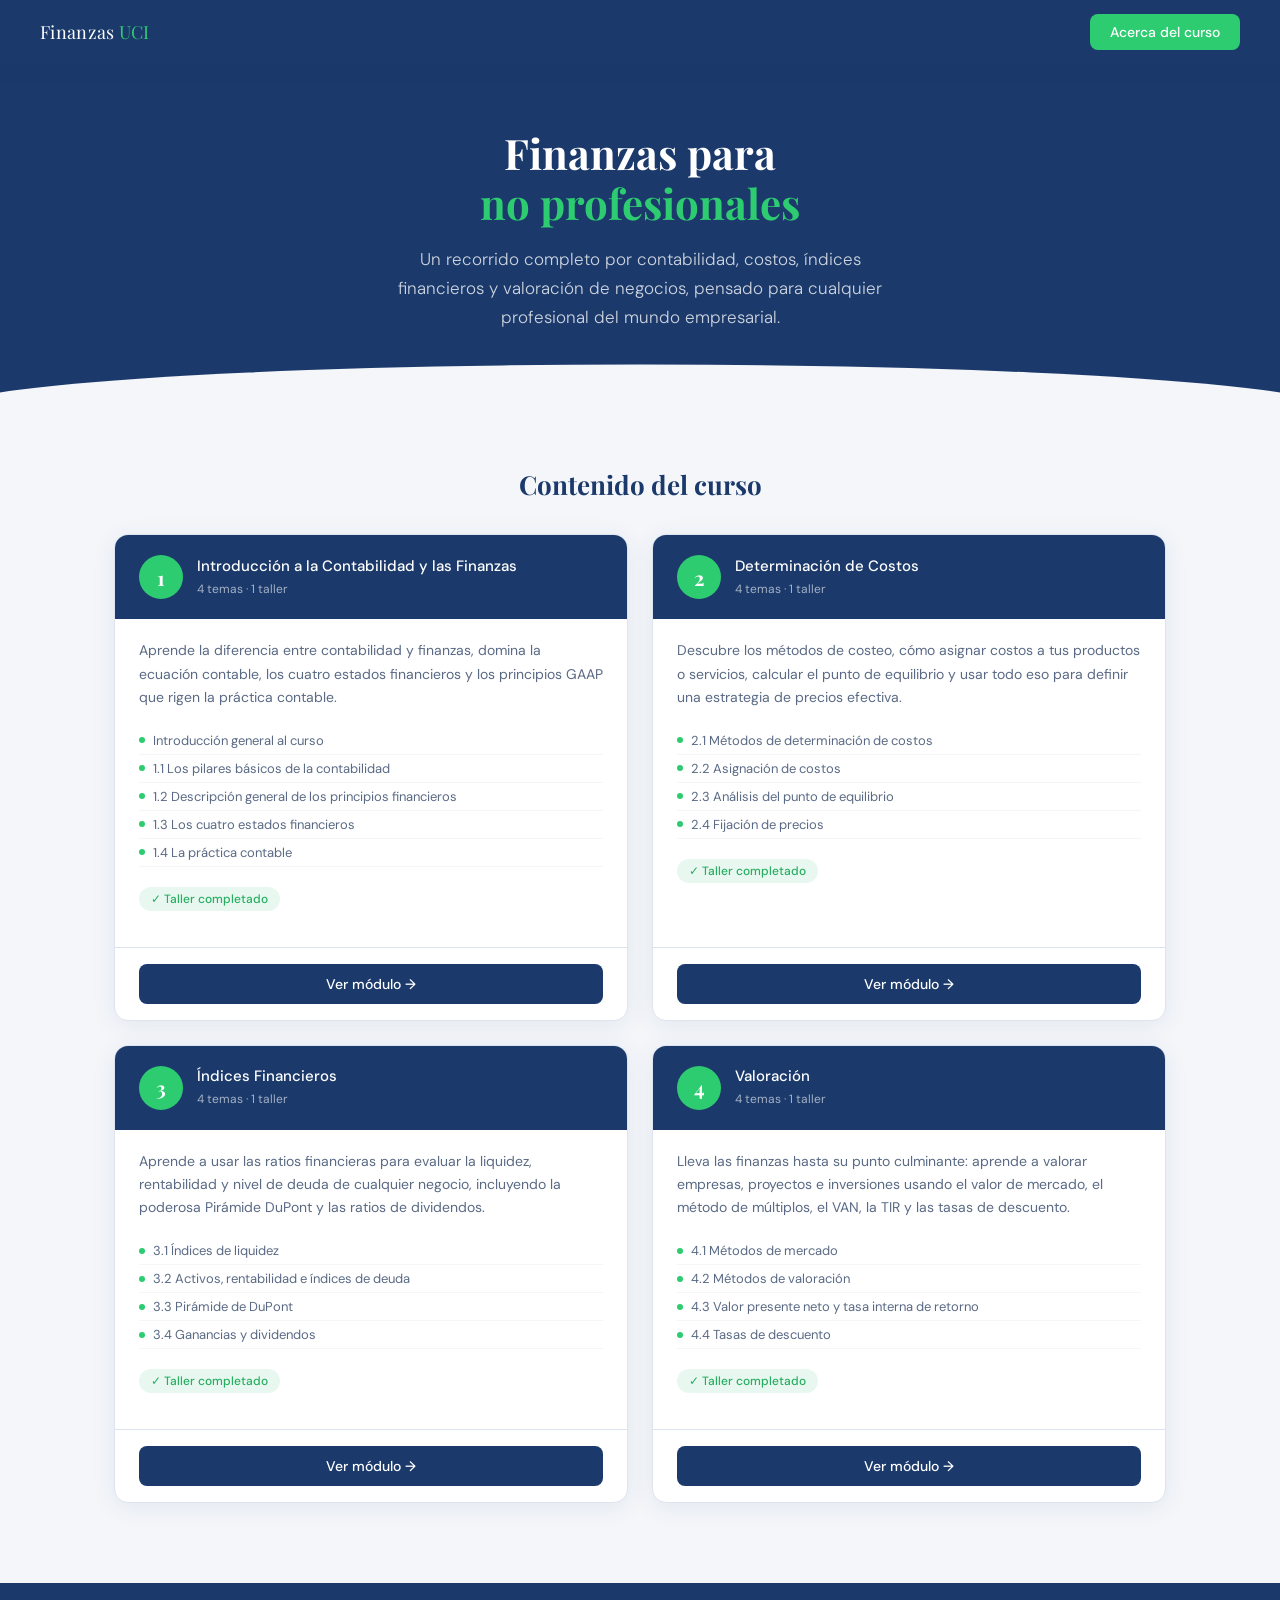
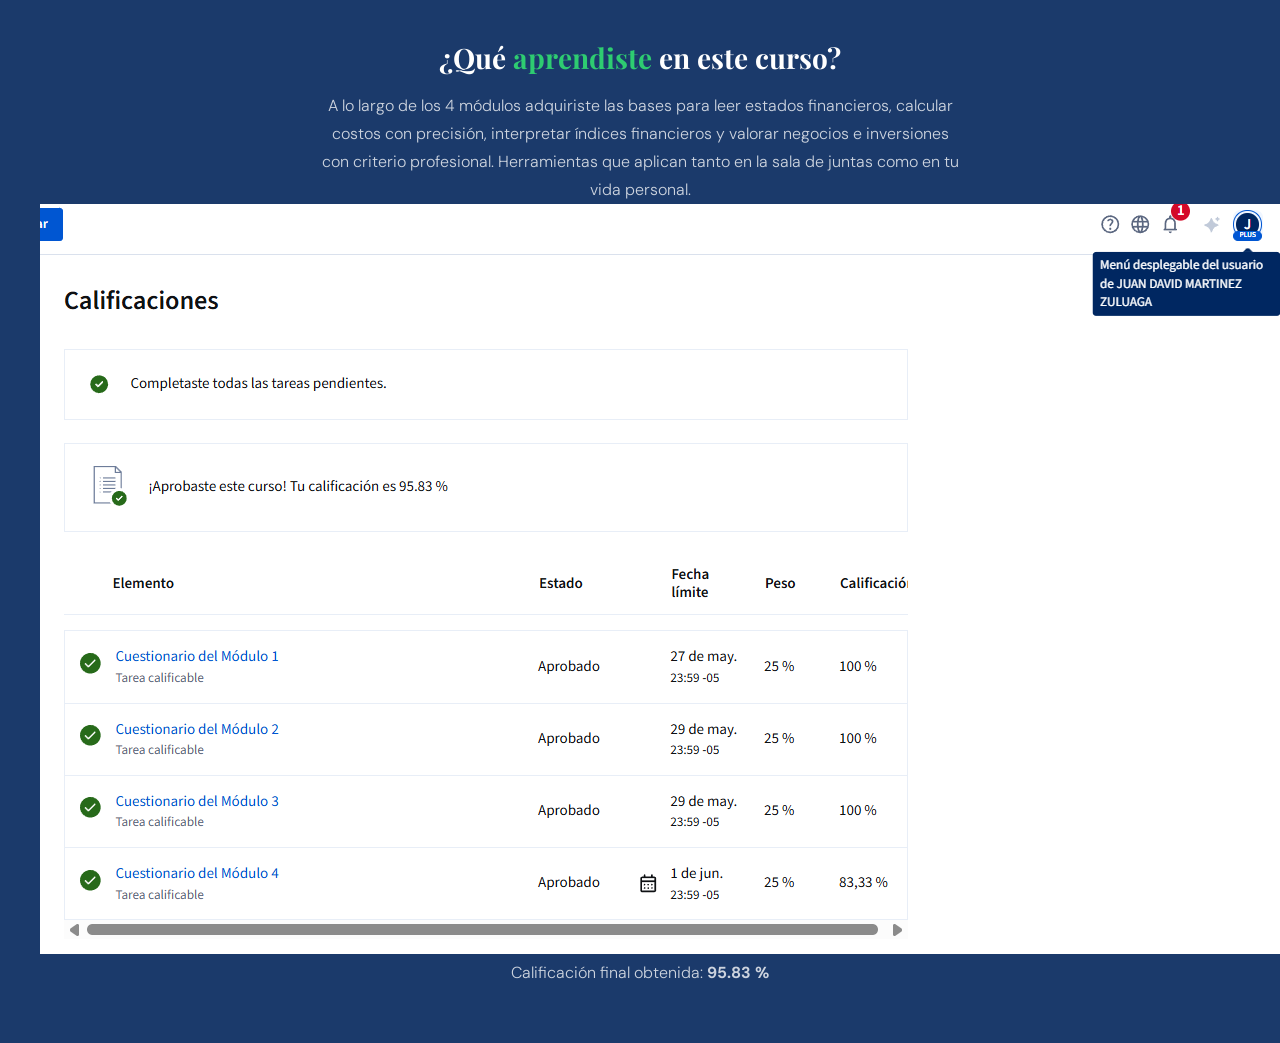
<file: index.html>
<!DOCTYPE html>
<html lang="es">

<head>
  <meta charset="UTF-8" />
  <meta name="viewport" content="width=device-width, initial-scale=1.0" />
  <title>Finanzas para no profesionales</title>
  <link rel="stylesheet" href="css/styles.css" />
</head>

<body>

  <nav>
    <a href="index.html" class="nav-logo">Finanzas <span>UCI</span></a>
    <a href="pages/acerca.html" class="btn-acerca">Acerca del curso</a>
  </nav>

  <section class="hero">
    <h1>Finanzas para<br><span>no profesionales</span></h1>
    <p>Un recorrido completo por contabilidad, costos, índices financieros y valoración de negocios, pensado para
      cualquier profesional del mundo empresarial.</p>
  </section>

  <section class="modulos-section">
    <h2 class="section-title">Contenido del curso</h2>
    <div class="modulos-grid">

      <!-- MÓDULO 1 -->
      <div class="modulo-card">
        <div class="card-header">
          <div class="card-numero">1</div>
          <div class="card-header-text">
            <h3>Introducción a la Contabilidad y las Finanzas</h3>
            <span>4 temas · 1 taller</span>
          </div>
        </div>
        <div class="card-body">
          <p class="card-desc">Aprende la diferencia entre contabilidad y finanzas, domina la ecuación contable, los
            cuatro estados financieros y los principios GAAP que rigen la práctica contable.</p>
          <ul class="temas-list">
            <li>Introducción general al curso</li>
            <li>1.1 Los pilares básicos de la contabilidad</li>
            <li>1.2 Descripción general de los principios financieros</li>
            <li>1.3 Los cuatro estados financieros</li>
            <li>1.4 La práctica contable</li>
          </ul>
          <span class="taller-badge">✓ Taller completado</span>
        </div>
        <div class="card-footer">
          <a href="pages/modulo1.html" class="btn-modulo">Ver módulo →</a>
        </div>
      </div>

      <!-- MÓDULO 2 -->
      <div class="modulo-card">
        <div class="card-header">
          <div class="card-numero">2</div>
          <div class="card-header-text">
            <h3>Determinación de Costos</h3>
            <span>4 temas · 1 taller</span>
          </div>
        </div>
        <div class="card-body">
          <p class="card-desc">Descubre los métodos de costeo, cómo asignar costos a tus productos o servicios, calcular
            el punto de equilibrio y usar todo eso para definir una estrategia de precios efectiva.</p>
          <ul class="temas-list">
            <li>2.1 Métodos de determinación de costos</li>
            <li>2.2 Asignación de costos</li>
            <li>2.3 Análisis del punto de equilibrio</li>
            <li>2.4 Fijación de precios</li>
          </ul>
          <span class="taller-badge">✓ Taller completado</span>
        </div>
        <div class="card-footer">
          <a href="pages/modulo2.html" class="btn-modulo">Ver módulo →</a>
        </div>
      </div>

      <!-- MÓDULO 3 -->
      <div class="modulo-card">
        <div class="card-header">
          <div class="card-numero">3</div>
          <div class="card-header-text">
            <h3>Índices Financieros</h3>
            <span>4 temas · 1 taller</span>
          </div>
        </div>
        <div class="card-body">
          <p class="card-desc">Aprende a usar las ratios financieras para evaluar la liquidez, rentabilidad y nivel de
            deuda de cualquier negocio, incluyendo la poderosa Pirámide DuPont y las ratios de dividendos.</p>
          <ul class="temas-list">
            <li>3.1 Índices de liquidez</li>
            <li>3.2 Activos, rentabilidad e índices de deuda</li>
            <li>3.3 Pirámide de DuPont</li>
            <li>3.4 Ganancias y dividendos</li>
          </ul>
          <span class="taller-badge">✓ Taller completado</span>
        </div>
        <div class="card-footer">
          <a href="pages/modulo3.html" class="btn-modulo">Ver módulo →</a>
        </div>
      </div>

      <!-- MÓDULO 4 -->
      <div class="modulo-card">
        <div class="card-header">
          <div class="card-numero">4</div>
          <div class="card-header-text">
            <h3>Valoración</h3>
            <span>4 temas · 1 taller</span>
          </div>
        </div>
        <div class="card-body">
          <p class="card-desc">Lleva las finanzas hasta su punto culminante: aprende a valorar empresas, proyectos e
            inversiones usando el valor de mercado, el método de múltiplos, el VAN, la TIR y las tasas de descuento.</p>
          <ul class="temas-list">
            <li>4.1 Métodos de mercado</li>
            <li>4.2 Métodos de valoración</li>
            <li>4.3 Valor presente neto y tasa interna de retorno</li>
            <li>4.4 Tasas de descuento</li>
          </ul>
          <span class="taller-badge">✓ Taller completado</span>
        </div>
        <div class="card-footer">
          <a href="pages/modulo4.html" class="btn-modulo">Ver módulo →</a>
        </div>
      </div>

    </div>
  </section>

  <section class="resumen-section">
    <h2>¿Qué <span>aprendiste</span> en este curso?</h2>
    <p>A lo largo de los 4 módulos adquiriste las bases para leer estados financieros, calcular costos con precisión,
      interpretar índices financieros y valorar negocios e inversiones con criterio profesional. Herramientas que
      aplican tanto en la sala de juntas como en tu vida personal.</p>

    <!-- AGREGA ESTO -->
    <div class="calificacion-evidencia">
      <img src="recursos/Captura de pantalla 2026-05-31 021728.png" alt="Calificaciones del curso - Juan David Martínez Zuluaga" />
      <p>Calificación final obtenida: <strong>95.83 %</strong></p>
    </div>
  </section>

  </section>

  <script src="js/main.js"></script>
</body>

</html>
</file>
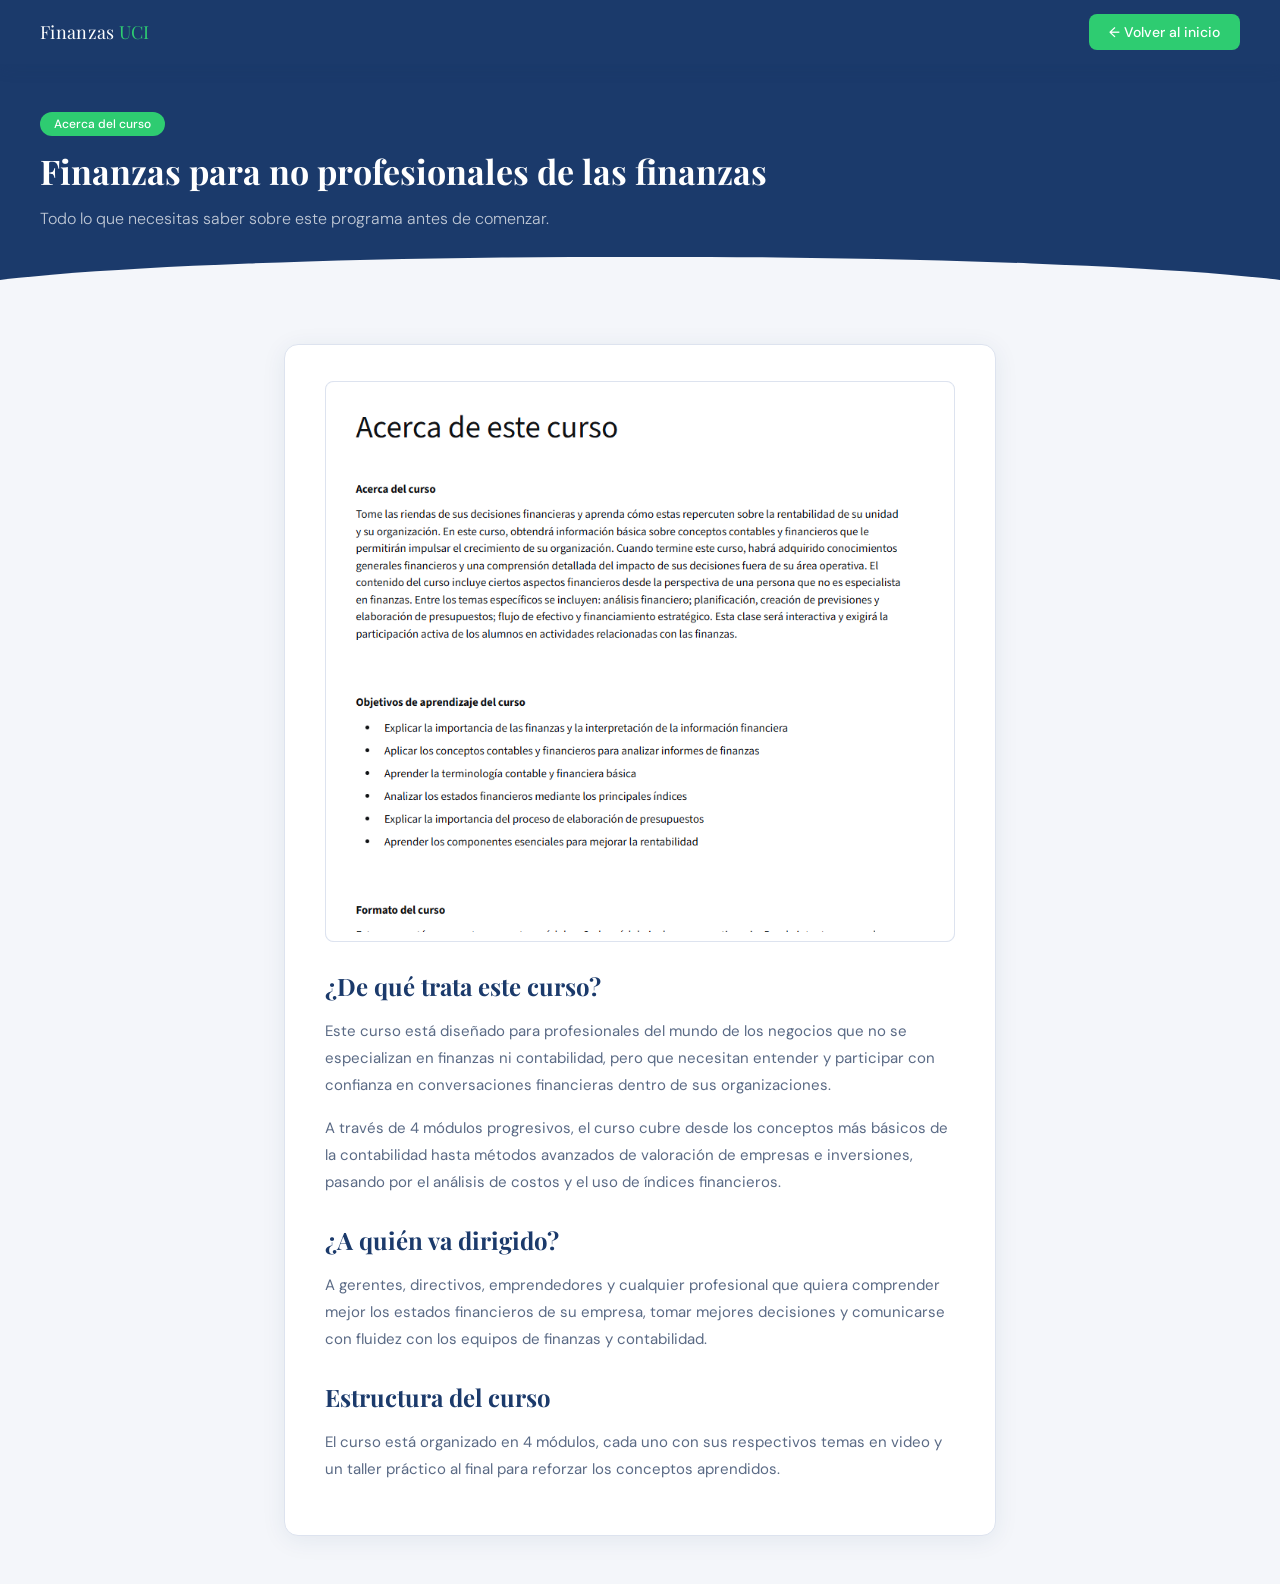
<file: pages/acerca.html>
<!DOCTYPE html>
<html lang="es">
<head>
  <meta charset="UTF-8" />
  <meta name="viewport" content="width=device-width, initial-scale=1.0" />
  <title>Acerca del curso · Finanzas UCI</title>
  <link rel="stylesheet" href="../css/styles.css" />
</head>
<body>

  <nav>
    <a href="../index.html" class="nav-logo">Finanzas <span>UCI</span></a>
    <a href="../index.html" class="btn-acerca">← Volver al inicio</a>
  </nav>

  <section class="modulo-hero">
    <span class="etiqueta">Acerca del curso</span>
    <h1>Finanzas para no profesionales de las finanzas</h1>
    <p>Todo lo que necesitas saber sobre este programa antes de comenzar.</p>
  </section>

  <div class="acerca-content">
    <div class="acerca-card">

      <!-- IMAGEN ACERCA — reemplaza src con tu ruta -->
      <div class="acerca-img-placeholder">
         <img src="../recursos/AcercaDe.png" alt="Acerca del curso" style="width:100%;height:100%;object-fit:cover;border-radius:8px;">
      </div>

      <h2>¿De qué trata este curso?</h2>
      <p>Este curso está diseñado para profesionales del mundo de los negocios que no se especializan en finanzas ni contabilidad, pero que necesitan entender y participar con confianza en conversaciones financieras dentro de sus organizaciones.</p>
      <p>A través de 4 módulos progresivos, el curso cubre desde los conceptos más básicos de la contabilidad hasta métodos avanzados de valoración de empresas e inversiones, pasando por el análisis de costos y el uso de índices financieros.</p>

      <h2 style="margin-top:28px;">¿A quién va dirigido?</h2>
      <p>A gerentes, directivos, emprendedores y cualquier profesional que quiera comprender mejor los estados financieros de su empresa, tomar mejores decisiones y comunicarse con fluidez con los equipos de finanzas y contabilidad.</p>

      <h2 style="margin-top:28px;">Estructura del curso</h2>
      <p>El curso está organizado en 4 módulos, cada uno con sus respectivos temas en video y un taller práctico al final para reforzar los conceptos aprendidos.</p>

    </div>
  </div>

  <script src="../js/main.js"></script>
</body>
</html>
</file>
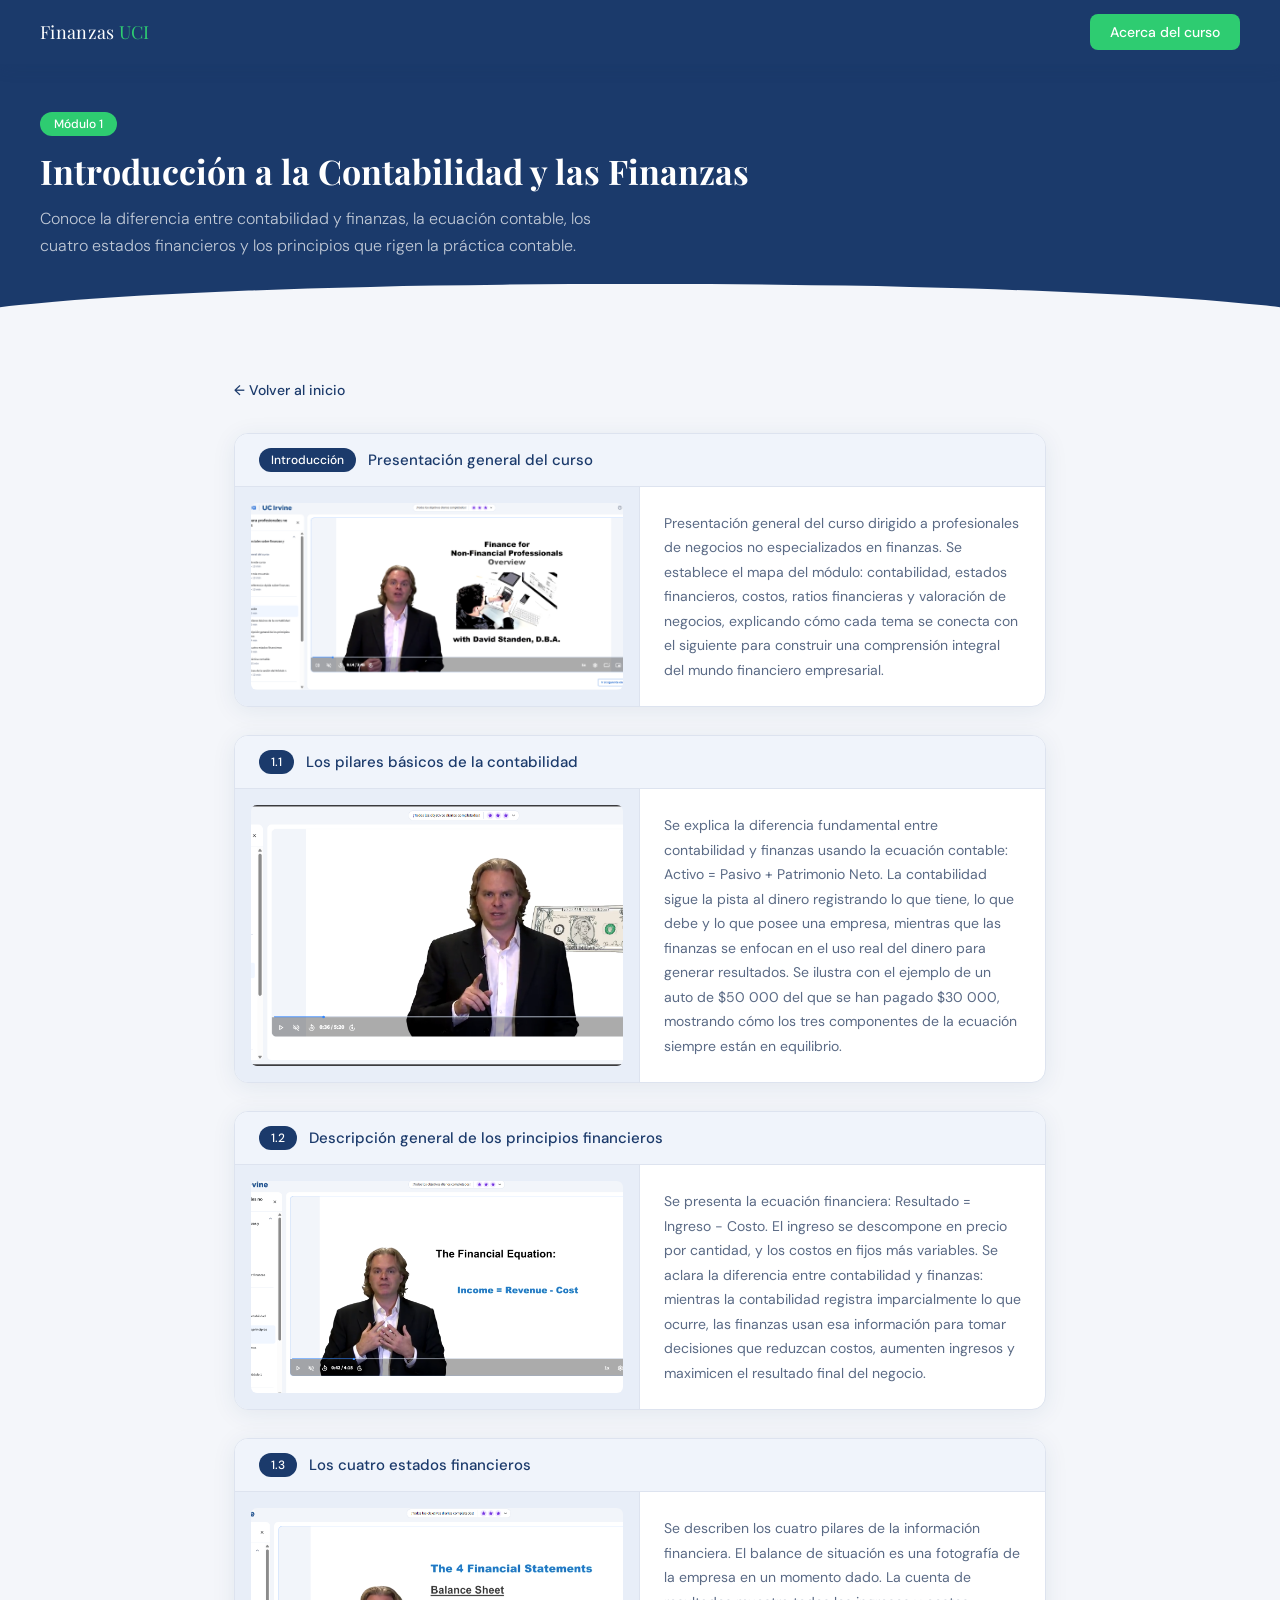
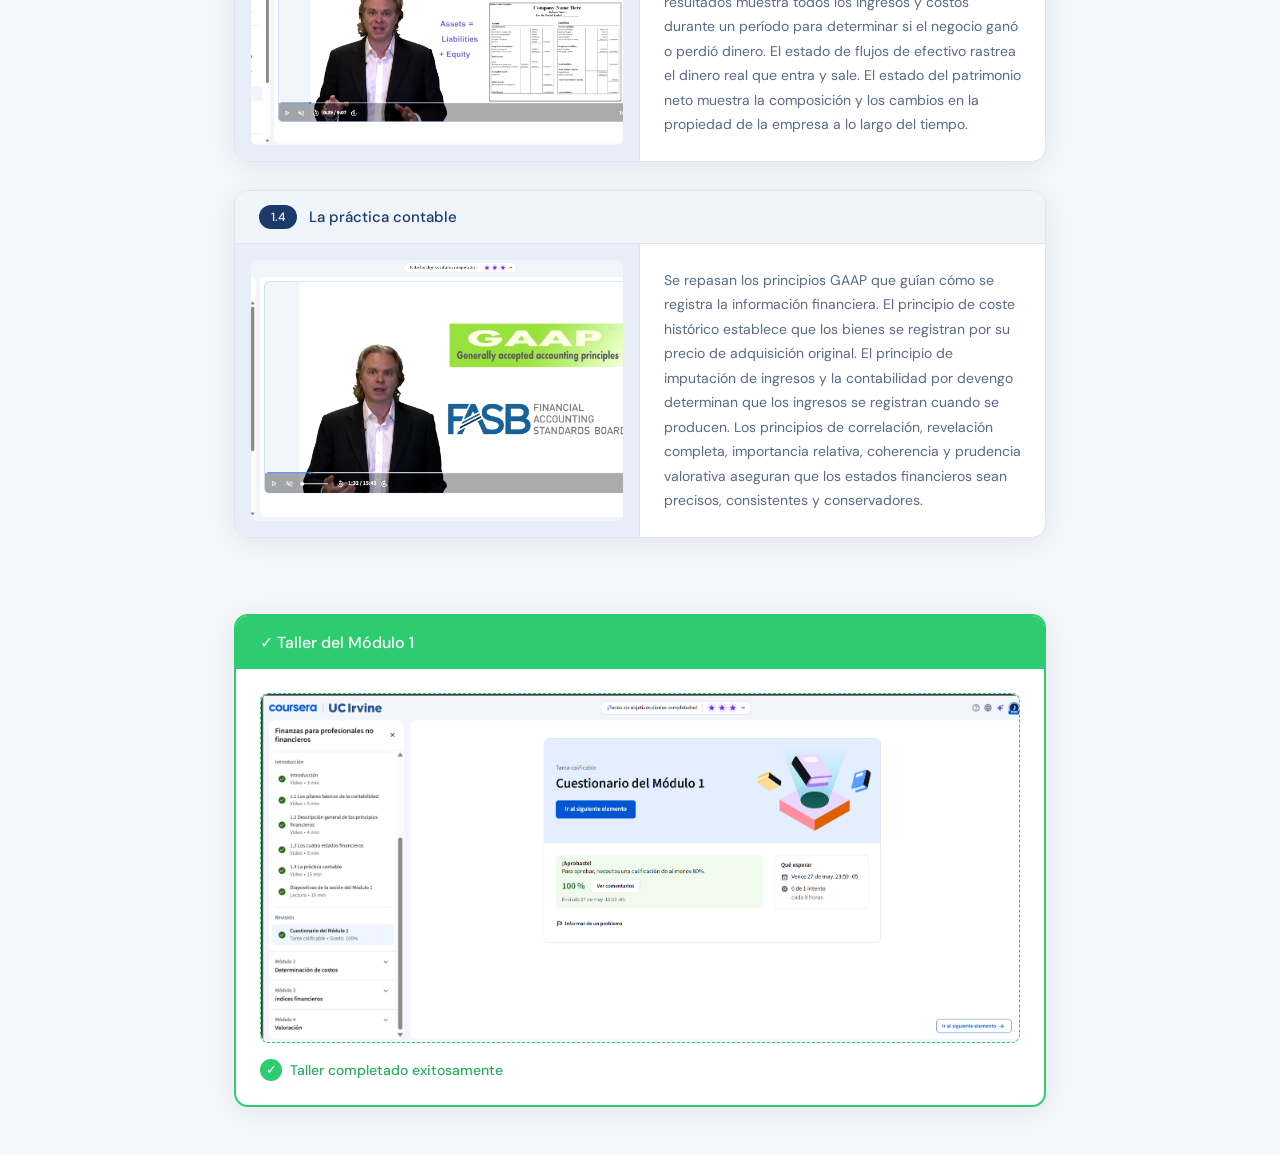
<file: pages/modulo1.html>
<!DOCTYPE html>
<html lang="es">
<head>
  <meta charset="UTF-8" />
  <meta name="viewport" content="width=device-width, initial-scale=1.0" />
  <title>Módulo 1 · Finanzas UCI</title>
  <link rel="stylesheet" href="../css/styles.css" />
</head>
<body>

  <nav>
    <a href="../index.html" class="nav-logo">Finanzas <span>UCI</span></a>
    <a href="../pages/acerca.html" class="btn-acerca">Acerca del curso</a>
  </nav>

  <section class="modulo-hero">
    <span class="etiqueta">Módulo 1</span>
    <h1>Introducción a la Contabilidad y las Finanzas</h1>
    <p>Conoce la diferencia entre contabilidad y finanzas, la ecuación contable, los cuatro estados financieros y los principios que rigen la práctica contable.</p>
  </section>

  <div class="temas-section">
    <a href="../index.html" class="btn-volver">← Volver al inicio</a>

    <!-- TEMA: INTRODUCCIÓN -->
    <div class="tema-block" style="margin-top:24px;">
      <div class="tema-block-header">
        <span class="tema-num-badge">Introducción</span>
        <h3>Presentación general del curso</h3>
      </div>
      <div class="tema-block-body">
        <div class="tema-imagen">
          <img src="../recursos/Modulo1Introduccion.png" alt="Introducción">

        </div>
        <div class="tema-concepto">
          <p>Presentación general del curso dirigido a profesionales de negocios no especializados en finanzas. Se establece el mapa del módulo: contabilidad, estados financieros, costos, ratios financieras y valoración de negocios, explicando cómo cada tema se conecta con el siguiente para construir una comprensión integral del mundo financiero empresarial.</p>
        </div>
      </div>
    </div>

    <!-- TEMA 1.1 -->
    <div class="tema-block">
      <div class="tema-block-header">
        <span class="tema-num-badge">1.1</span>
        <h3>Los pilares básicos de la contabilidad</h3>
      </div>
      <div class="tema-block-body">
        <div class="tema-imagen">
          <img src="../recursos/Modulo1.1.png" alt="Pilares de la contabilidad"> 
        </div>
        <div class="tema-concepto">
          <p>Se explica la diferencia fundamental entre contabilidad y finanzas usando la ecuación contable: Activo = Pasivo + Patrimonio Neto. La contabilidad sigue la pista al dinero registrando lo que tiene, lo que debe y lo que posee una empresa, mientras que las finanzas se enfocan en el uso real del dinero para generar resultados. Se ilustra con el ejemplo de un auto de $50 000 del que se han pagado $30 000, mostrando cómo los tres componentes de la ecuación siempre están en equilibrio.</p>
        </div>
      </div>
    </div>

    <!-- TEMA 1.2 -->
    <div class="tema-block">
      <div class="tema-block-header">
        <span class="tema-num-badge">1.2</span>
        <h3>Descripción general de los principios financieros</h3>
      </div>
      <div class="tema-block-body">
        <div class="tema-imagen">
          <img src="../recursos/Modulo1.2.png" alt="Principios financieros"> 
        </div>
        <div class="tema-concepto">
          <p>Se presenta la ecuación financiera: Resultado = Ingreso − Costo. El ingreso se descompone en precio por cantidad, y los costos en fijos más variables. Se aclara la diferencia entre contabilidad y finanzas: mientras la contabilidad registra imparcialmente lo que ocurre, las finanzas usan esa información para tomar decisiones que reduzcan costos, aumenten ingresos y maximicen el resultado final del negocio.</p>
        </div>
      </div>
    </div>

    <!-- TEMA 1.3 -->
    <div class="tema-block">
      <div class="tema-block-header">
        <span class="tema-num-badge">1.3</span>
        <h3>Los cuatro estados financieros</h3>
      </div>
      <div class="tema-block-body">
        <div class="tema-imagen">
          <img src="../recursos/Modulo1.3.png" alt="Estados financieros"> 
        </div>
        <div class="tema-concepto">
          <p>Se describen los cuatro pilares de la información financiera. El balance de situación es una fotografía de la empresa en un momento dado. La cuenta de resultados muestra todos los ingresos y costos durante un período para determinar si el negocio ganó o perdió dinero. El estado de flujos de efectivo rastrea el dinero real que entra y sale. El estado del patrimonio neto muestra la composición y los cambios en la propiedad de la empresa a lo largo del tiempo.</p>
        </div>
      </div>
    </div>

    <!-- TEMA 1.4 -->
    <div class="tema-block">
      <div class="tema-block-header">
        <span class="tema-num-badge">1.4</span>
        <h3>La práctica contable</h3>
      </div>
      <div class="tema-block-body">
        <div class="tema-imagen">
          <img src="../recursos/Modulo1.4.png" alt="Práctica contable"> 
        </div>
        <div class="tema-concepto">
          <p>Se repasan los principios GAAP que guían cómo se registra la información financiera. El principio de coste histórico establece que los bienes se registran por su precio de adquisición original. El principio de imputación de ingresos y la contabilidad por devengo determinan que los ingresos se registran cuando se producen. Los principios de correlación, revelación completa, importancia relativa, coherencia y prudencia valorativa aseguran que los estados financieros sean precisos, consistentes y conservadores.</p>
        </div>
      </div>
    </div>

  </div>

  <!-- TALLER -->
  <div class="taller-section">
    <div class="taller-card">
      <div class="taller-card-header">
        <h2>✓ Taller del Módulo 1</h2>
      </div>
      <div class="taller-card-body">
        <div class="taller-img-placeholder">
           <img src="../recursos/Modulo1TallerTerminado.png" alt="Taller módulo 1" style="width:100%;height:100%;object-fit:cover;border-radius:8px;">
        </div>
        <div class="taller-completado">
          <div class="check-circle">✓</div>
          Taller completado exitosamente
        </div>
      </div>
    </div>
  </div>

  <script src="../js/main.js"></script>
</body>
</html>
</file>
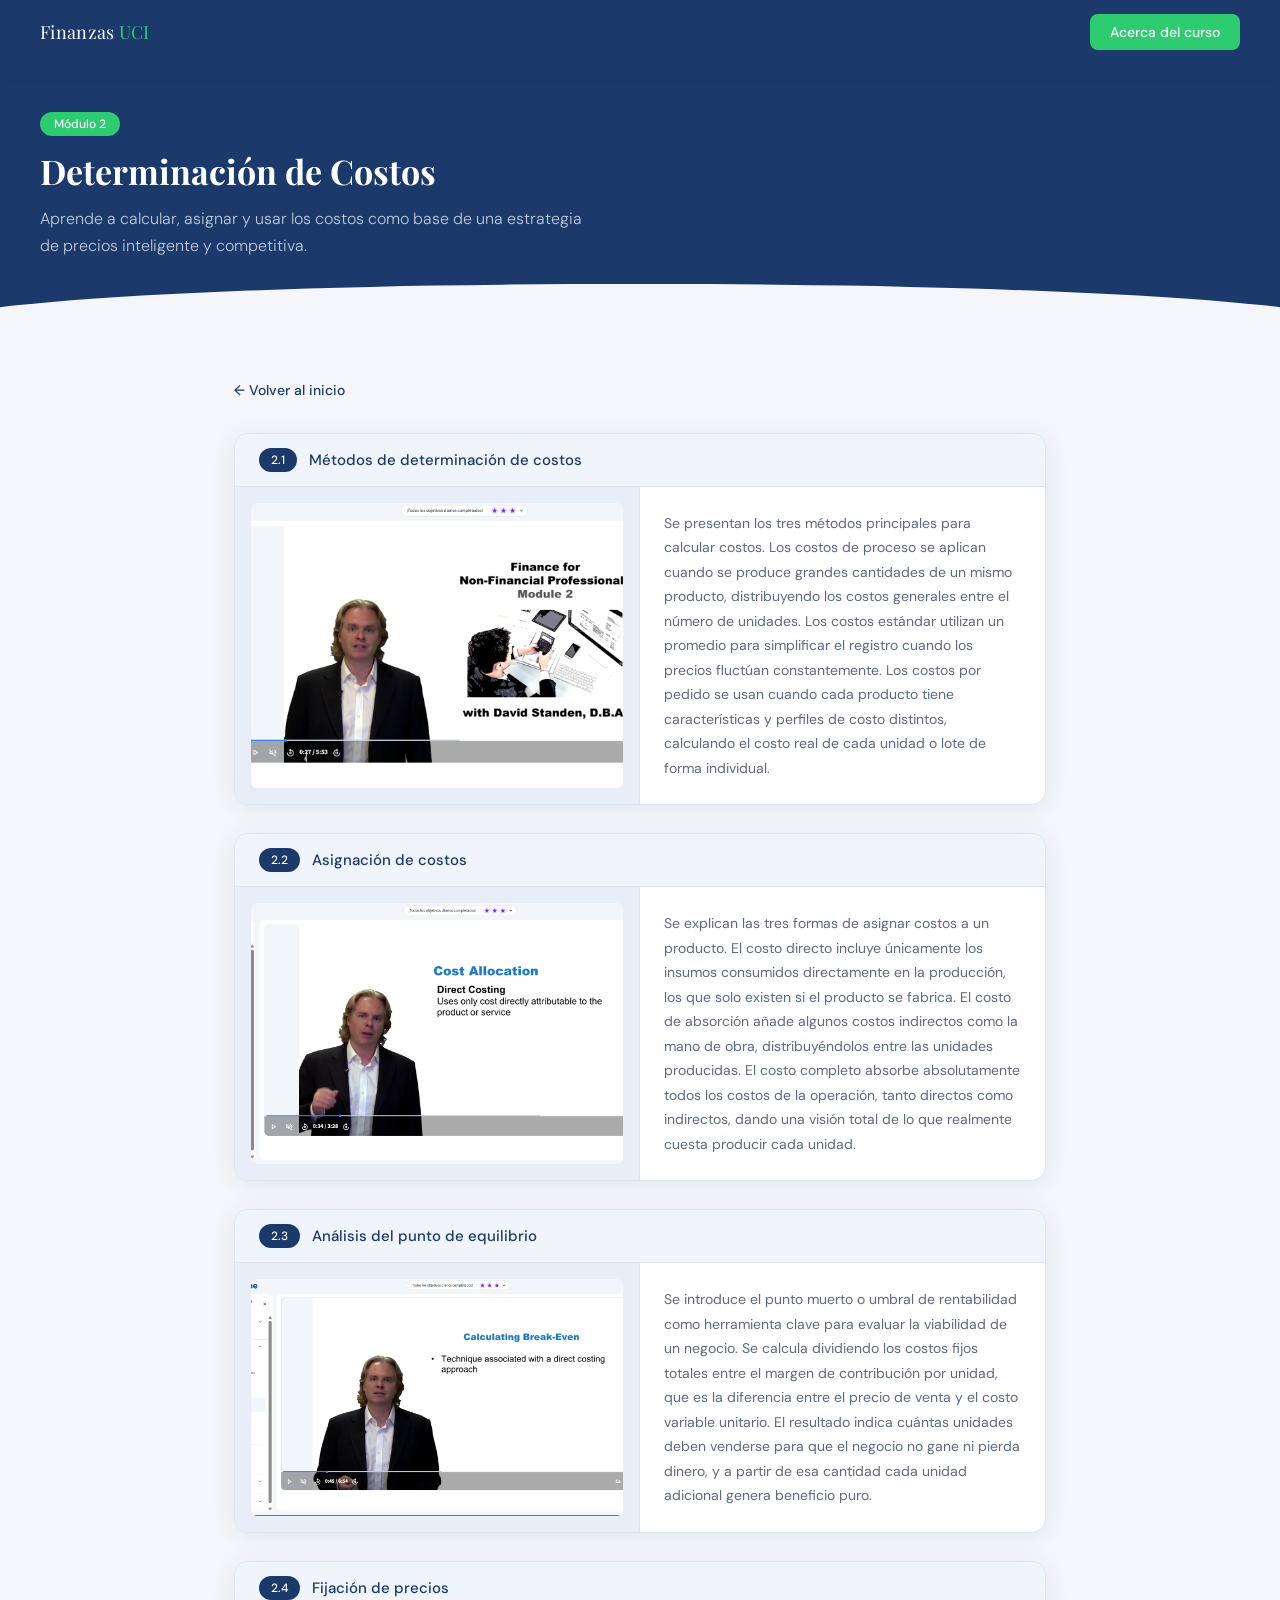
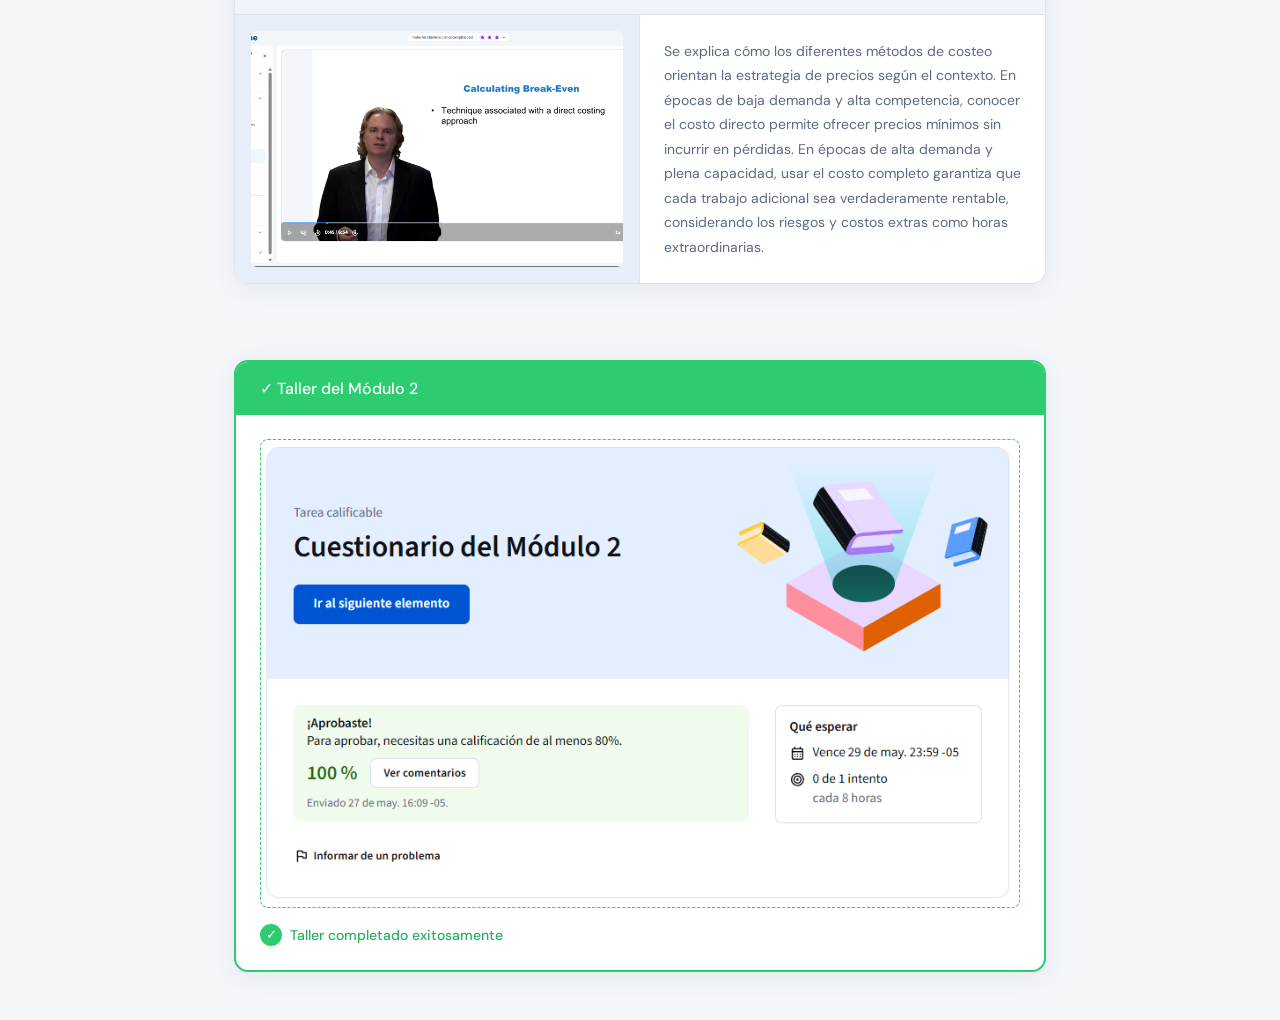
<file: pages/modulo2.html>
<!DOCTYPE html>
<html lang="es">
<head>
  <meta charset="UTF-8" />
  <meta name="viewport" content="width=device-width, initial-scale=1.0" />
  <title>Módulo 2 · Finanzas UCI</title>
  <link rel="stylesheet" href="../css/styles.css" />
</head>
<body>

  <nav>
    <a href="../index.html" class="nav-logo">Finanzas <span>UCI</span></a>
    <a href="../pages/acerca.html" class="btn-acerca">Acerca del curso</a>
  </nav>

  <section class="modulo-hero">
    <span class="etiqueta">Módulo 2</span>
    <h1>Determinación de Costos</h1>
    <p>Aprende a calcular, asignar y usar los costos como base de una estrategia de precios inteligente y competitiva.</p>
  </section>

  <div class="temas-section">
    <a href="../index.html" class="btn-volver">← Volver al inicio</a>

    <!-- TEMA 2.1 -->
    <div class="tema-block" style="margin-top:24px;">
      <div class="tema-block-header">
        <span class="tema-num-badge">2.1</span>
        <h3>Métodos de determinación de costos</h3>
      </div>
      <div class="tema-block-body">
        <div class="tema-imagen">
          <img src="../recursos/Modulo2.1.png" alt="Métodos de costos"> 
        </div>
        <div class="tema-concepto">
          <p>Se presentan los tres métodos principales para calcular costos. Los costos de proceso se aplican cuando se produce grandes cantidades de un mismo producto, distribuyendo los costos generales entre el número de unidades. Los costos estándar utilizan un promedio para simplificar el registro cuando los precios fluctúan constantemente. Los costos por pedido se usan cuando cada producto tiene características y perfiles de costo distintos, calculando el costo real de cada unidad o lote de forma individual.</p>
        </div>
      </div>
    </div>

    <!-- TEMA 2.2 -->
    <div class="tema-block">
      <div class="tema-block-header">
        <span class="tema-num-badge">2.2</span>
        <h3>Asignación de costos</h3>
      </div>
      <div class="tema-block-body">
        <div class="tema-imagen">
   <img src="../recursos/Modulo2.2.png" alt="Asignación de costos"> 

        </div>
        <div class="tema-concepto">
          <p>Se explican las tres formas de asignar costos a un producto. El costo directo incluye únicamente los insumos consumidos directamente en la producción, los que solo existen si el producto se fabrica. El costo de absorción añade algunos costos indirectos como la mano de obra, distribuyéndolos entre las unidades producidas. El costo completo absorbe absolutamente todos los costos de la operación, tanto directos como indirectos, dando una visión total de lo que realmente cuesta producir cada unidad.</p>
        </div>
      </div>
    </div>

    <!-- TEMA 2.3 -->
    <div class="tema-block">
      <div class="tema-block-header">
        <span class="tema-num-badge">2.3</span>
        <h3>Análisis del punto de equilibrio</h3>
      </div>
      <div class="tema-block-body">
        <div class="tema-imagen">
          <img src="../recursos/Modulo2.3.png" alt="Punto de equilibrio">
        </div>
        <div class="tema-concepto">
          <p>Se introduce el punto muerto o umbral de rentabilidad como herramienta clave para evaluar la viabilidad de un negocio. Se calcula dividiendo los costos fijos totales entre el margen de contribución por unidad, que es la diferencia entre el precio de venta y el costo variable unitario. El resultado indica cuántas unidades deben venderse para que el negocio no gane ni pierda dinero, y a partir de esa cantidad cada unidad adicional genera beneficio puro.</p>
        </div>
      </div>
    </div>

    <!-- TEMA 2.4 -->
    <div class="tema-block">
      <div class="tema-block-header">
        <span class="tema-num-badge">2.4</span>
        <h3>Fijación de precios</h3>
      </div>
      <div class="tema-block-body">
        <div class="tema-imagen">
          <img src="../recursos/Modulo2.4.png" alt="Fijación de precios">
        </div>
        <div class="tema-concepto">
          <p>Se explica cómo los diferentes métodos de costeo orientan la estrategia de precios según el contexto. En épocas de baja demanda y alta competencia, conocer el costo directo permite ofrecer precios mínimos sin incurrir en pérdidas. En épocas de alta demanda y plena capacidad, usar el costo completo garantiza que cada trabajo adicional sea verdaderamente rentable, considerando los riesgos y costos extras como horas extraordinarias.</p>
        </div>
      </div>
    </div>

  </div>

  <!-- TALLER -->
  <div class="taller-section">
    <div class="taller-card">
      <div class="taller-card-header">
        <h2>✓ Taller del Módulo 2</h2>
      </div>
      <div class="taller-card-body">
        <div class="taller-img-placeholder">
           <img src="../recursos/Modulo2TallerTerminado.png" alt="Taller módulo 2" style="width:100%;height:100%;object-fit:cover;border-radius:8px;"> 
        </div>
        <div class="taller-completado">
          <div class="check-circle">✓</div>
          Taller completado exitosamente
        </div>
      </div>
    </div>
  </div>

  <script src="../js/main.js"></script>
</body>
</html>
</file>
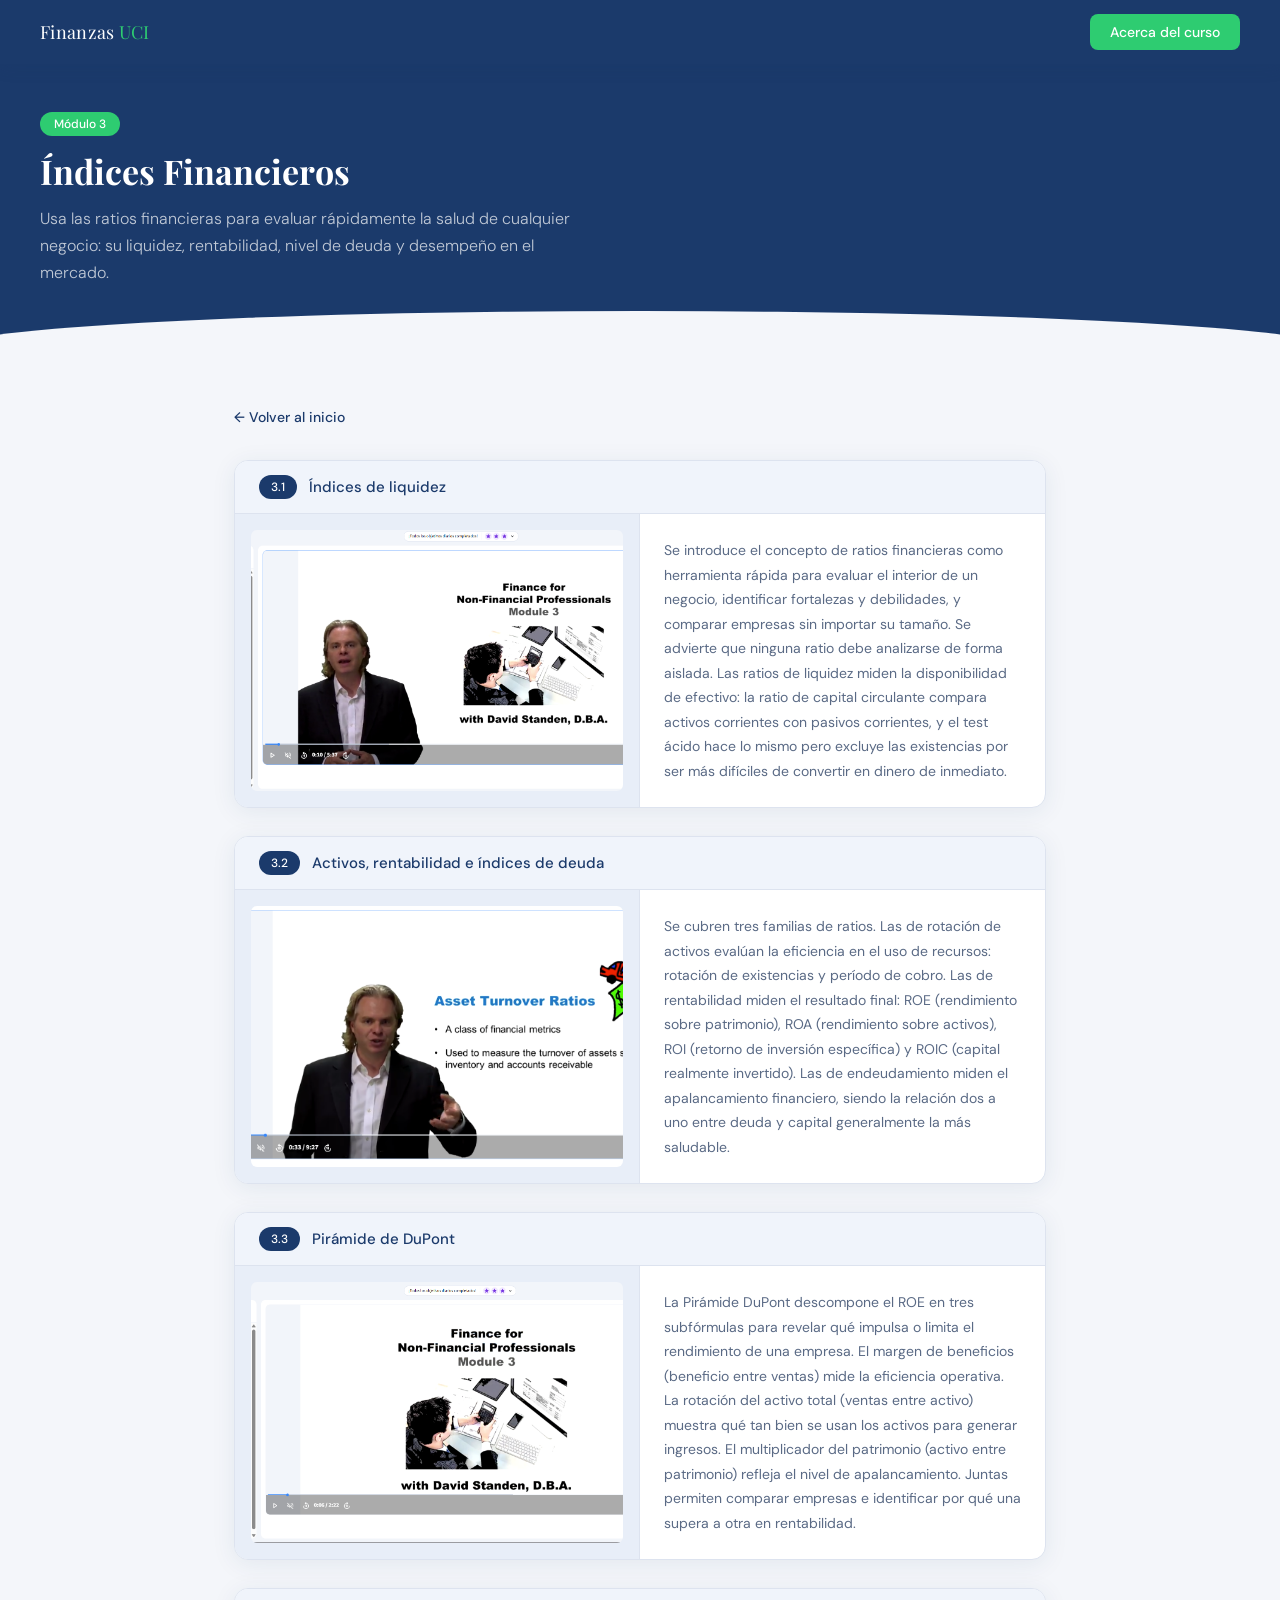
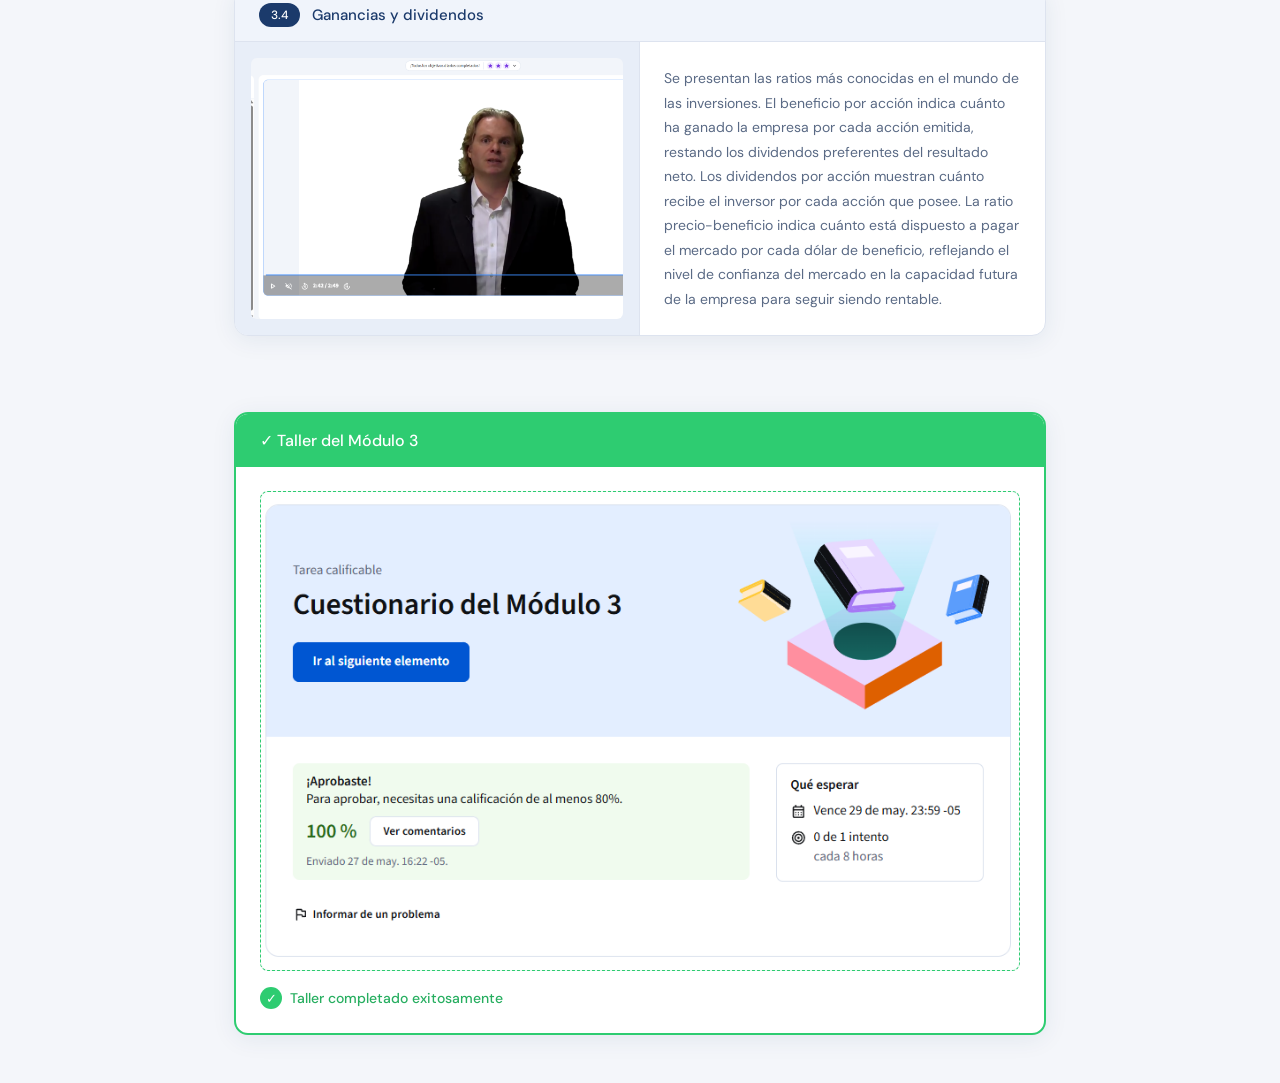
<file: pages/modulo3.html>
<!DOCTYPE html>
<html lang="es">
<head>
  <meta charset="UTF-8" />
  <meta name="viewport" content="width=device-width, initial-scale=1.0" />
  <title>Módulo 3 · Finanzas UCI</title>
  <link rel="stylesheet" href="../css/styles.css" />
</head>
<body>

  <nav>
    <a href="../index.html" class="nav-logo">Finanzas <span>UCI</span></a>
    <a href="../pages/acerca.html" class="btn-acerca">Acerca del curso</a>
  </nav>

  <section class="modulo-hero">
    <span class="etiqueta">Módulo 3</span>
    <h1>Índices Financieros</h1>
    <p>Usa las ratios financieras para evaluar rápidamente la salud de cualquier negocio: su liquidez, rentabilidad, nivel de deuda y desempeño en el mercado.</p>
  </section>

  <div class="temas-section">
    <a href="../index.html" class="btn-volver">← Volver al inicio</a>

    <!-- TEMA 3.1 -->
    <div class="tema-block" style="margin-top:24px;">
      <div class="tema-block-header">
        <span class="tema-num-badge">3.1</span>
        <h3>Índices de liquidez</h3>
      </div>
      <div class="tema-block-body">
        <div class="tema-imagen">
           <img src="../recursos/Modulo3.1.png" alt="Índices de liquidez"> 
        </div>
        <div class="tema-concepto">
          <p>Se introduce el concepto de ratios financieras como herramienta rápida para evaluar el interior de un negocio, identificar fortalezas y debilidades, y comparar empresas sin importar su tamaño. Se advierte que ninguna ratio debe analizarse de forma aislada. Las ratios de liquidez miden la disponibilidad de efectivo: la ratio de capital circulante compara activos corrientes con pasivos corrientes, y el test ácido hace lo mismo pero excluye las existencias por ser más difíciles de convertir en dinero de inmediato.</p>
        </div>
      </div>
    </div>

    <!-- TEMA 3.2 -->
    <div class="tema-block">
      <div class="tema-block-header">
        <span class="tema-num-badge">3.2</span>
        <h3>Activos, rentabilidad e índices de deuda</h3>
      </div>
      <div class="tema-block-body">
        <div class="tema-imagen">
 <img src="../recursos/Modulo3.2.png" alt="Rentabilidad y deuda"> 
        </div>
        <div class="tema-concepto">
          <p>Se cubren tres familias de ratios. Las de rotación de activos evalúan la eficiencia en el uso de recursos: rotación de existencias y período de cobro. Las de rentabilidad miden el resultado final: ROE (rendimiento sobre patrimonio), ROA (rendimiento sobre activos), ROI (retorno de inversión específica) y ROIC (capital realmente invertido). Las de endeudamiento miden el apalancamiento financiero, siendo la relación dos a uno entre deuda y capital generalmente la más saludable.</p>
        </div>
      </div>
    </div>

    <!-- TEMA 3.3 -->
    <div class="tema-block">
      <div class="tema-block-header">
        <span class="tema-num-badge">3.3</span>
        <h3>Pirámide de DuPont</h3>
      </div>
      <div class="tema-block-body">
        <div class="tema-imagen">
          <img src="../recursos/Modulo3.3.png" alt="Pirámide DuPont"> 
        </div>
        <div class="tema-concepto">
          <p>La Pirámide DuPont descompone el ROE en tres subfórmulas para revelar qué impulsa o limita el rendimiento de una empresa. El margen de beneficios (beneficio entre ventas) mide la eficiencia operativa. La rotación del activo total (ventas entre activo) muestra qué tan bien se usan los activos para generar ingresos. El multiplicador del patrimonio (activo entre patrimonio) refleja el nivel de apalancamiento. Juntas permiten comparar empresas e identificar por qué una supera a otra en rentabilidad.</p>
        </div>
      </div>
    </div>

    <!-- TEMA 3.4 -->
    <div class="tema-block">
      <div class="tema-block-header">
        <span class="tema-num-badge">3.4</span>
        <h3>Ganancias y dividendos</h3>
      </div>
      <div class="tema-block-body">
        <div class="tema-imagen">
          <img src="../recursos/Modulo3.4.png" alt="Ganancias y dividendos">
        </div>
        <div class="tema-concepto">
          <p>Se presentan las ratios más conocidas en el mundo de las inversiones. El beneficio por acción indica cuánto ha ganado la empresa por cada acción emitida, restando los dividendos preferentes del resultado neto. Los dividendos por acción muestran cuánto recibe el inversor por cada acción que posee. La ratio precio-beneficio indica cuánto está dispuesto a pagar el mercado por cada dólar de beneficio, reflejando el nivel de confianza del mercado en la capacidad futura de la empresa para seguir siendo rentable.</p>
        </div>
      </div>
    </div>

  </div>

  <!-- TALLER -->
  <div class="taller-section">
    <div class="taller-card">
      <div class="taller-card-header">
        <h2>✓ Taller del Módulo 3</h2>
      </div>
      <div class="taller-card-body">
        <div class="taller-img-placeholder">
           <img src="../recursos/Modulo3TallerTerminado.png" alt="Taller módulo 3" style="width:100%;height:100%;object-fit:cover;border-radius:8px;"> 
        </div>
        <div class="taller-completado">
          <div class="check-circle">✓</div>
          Taller completado exitosamente
        </div>
      </div>
    </div>
  </div>

  <script src="../js/main.js"></script>
</body>
</html>
</file>
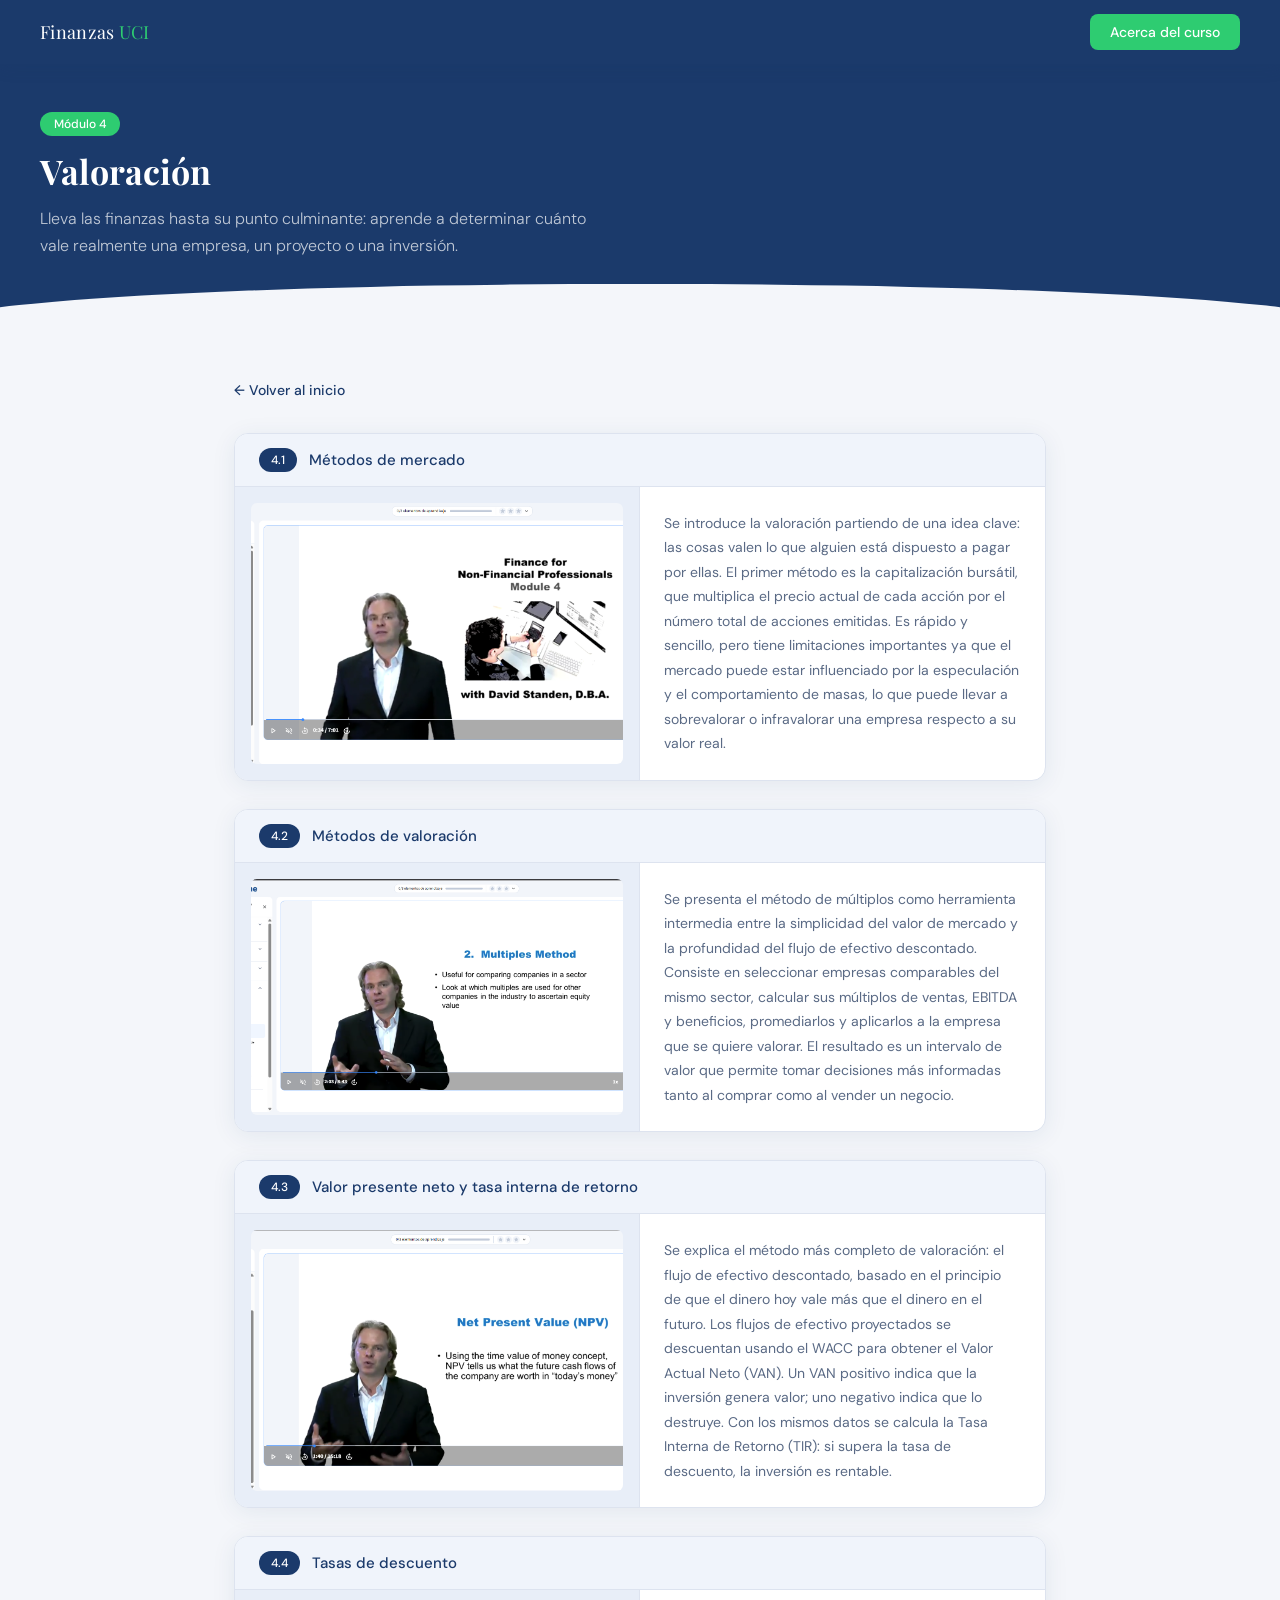
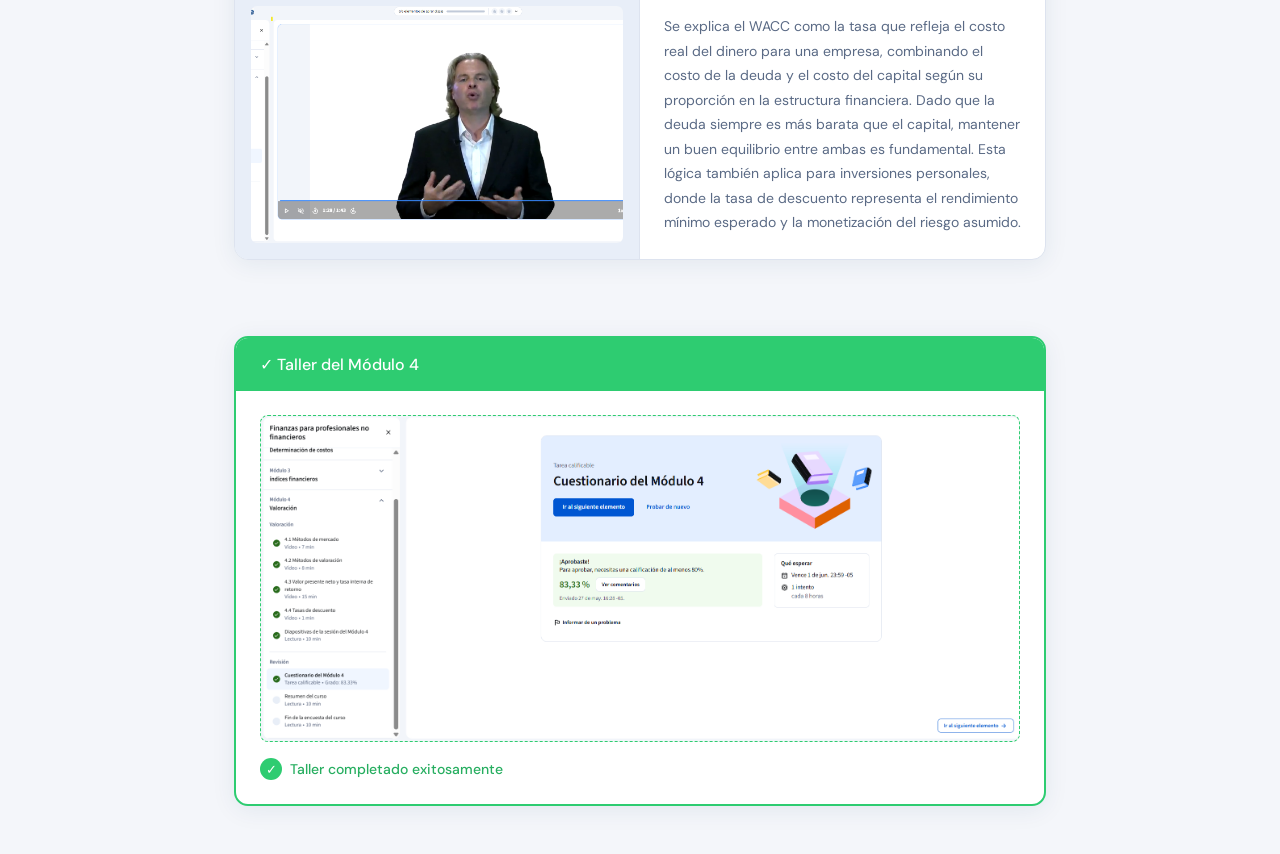
<file: pages/modulo4.html>
<!DOCTYPE html>
<html lang="es">
<head>
  <meta charset="UTF-8" />
  <meta name="viewport" content="width=device-width, initial-scale=1.0" />
  <title>Módulo 4 · Finanzas UCI</title>
  <link rel="stylesheet" href="../css/styles.css" />
</head>
<body>

  <nav>
    <a href="../index.html" class="nav-logo">Finanzas <span>UCI</span></a>
    <a href="../pages/acerca.html" class="btn-acerca">Acerca del curso</a>
  </nav>

  <section class="modulo-hero">
    <span class="etiqueta">Módulo 4</span>
    <h1>Valoración</h1>
    <p>Lleva las finanzas hasta su punto culminante: aprende a determinar cuánto vale realmente una empresa, un proyecto o una inversión.</p>
  </section>

  <div class="temas-section">
    <a href="../index.html" class="btn-volver">← Volver al inicio</a>

    <!-- TEMA 4.1 -->
    <div class="tema-block" style="margin-top:24px;">
      <div class="tema-block-header">
        <span class="tema-num-badge">4.1</span>
        <h3>Métodos de mercado</h3>
      </div>
      <div class="tema-block-body">
        <div class="tema-imagen">
           <img src="../recursos/Modulo4.1.png" alt="Métodos de mercado"> 
        </div>
        <div class="tema-concepto">
          <p>Se introduce la valoración partiendo de una idea clave: las cosas valen lo que alguien está dispuesto a pagar por ellas. El primer método es la capitalización bursátil, que multiplica el precio actual de cada acción por el número total de acciones emitidas. Es rápido y sencillo, pero tiene limitaciones importantes ya que el mercado puede estar influenciado por la especulación y el comportamiento de masas, lo que puede llevar a sobrevalorar o infravalorar una empresa respecto a su valor real.</p>
        </div>
      </div>
    </div>

    <!-- TEMA 4.2 -->
    <div class="tema-block">
      <div class="tema-block-header">
        <span class="tema-num-badge">4.2</span>
        <h3>Métodos de valoración</h3>
      </div>
      <div class="tema-block-body">
        <div class="tema-imagen">
          <img src="../recursos/Modulo4.2.png" alt="Métodos de valoración">
        </div>
        <div class="tema-concepto">
          <p>Se presenta el método de múltiplos como herramienta intermedia entre la simplicidad del valor de mercado y la profundidad del flujo de efectivo descontado. Consiste en seleccionar empresas comparables del mismo sector, calcular sus múltiplos de ventas, EBITDA y beneficios, promediarlos y aplicarlos a la empresa que se quiere valorar. El resultado es un intervalo de valor que permite tomar decisiones más informadas tanto al comprar como al vender un negocio.</p>
        </div>
      </div>
    </div>

    <!-- TEMA 4.3 -->
    <div class="tema-block">
      <div class="tema-block-header">
        <span class="tema-num-badge">4.3</span>
        <h3>Valor presente neto y tasa interna de retorno</h3>
      </div>
      <div class="tema-block-body">
        <div class="tema-imagen">
          <img src="../recursos/Modulo4.3.png" alt="VAN y TIR">
        </div>
        <div class="tema-concepto">
          <p>Se explica el método más completo de valoración: el flujo de efectivo descontado, basado en el principio de que el dinero hoy vale más que el dinero en el futuro. Los flujos de efectivo proyectados se descuentan usando el WACC para obtener el Valor Actual Neto (VAN). Un VAN positivo indica que la inversión genera valor; uno negativo indica que lo destruye. Con los mismos datos se calcula la Tasa Interna de Retorno (TIR): si supera la tasa de descuento, la inversión es rentable.</p>
        </div>
      </div>
    </div>

    <!-- TEMA 4.4 -->
    <div class="tema-block">
      <div class="tema-block-header">
        <span class="tema-num-badge">4.4</span>
        <h3>Tasas de descuento</h3>
      </div>
      <div class="tema-block-body">
        <div class="tema-imagen">
          <img src="../recursos/Modulo4.4.png" alt="Tasas de descuento">
        </div>
        <div class="tema-concepto">
          <p>Se explica el WACC como la tasa que refleja el costo real del dinero para una empresa, combinando el costo de la deuda y el costo del capital según su proporción en la estructura financiera. Dado que la deuda siempre es más barata que el capital, mantener un buen equilibrio entre ambas es fundamental. Esta lógica también aplica para inversiones personales, donde la tasa de descuento representa el rendimiento mínimo esperado y la monetización del riesgo asumido.</p>
        </div>
      </div>
    </div>

  </div>

  <!-- TALLER -->
  <div class="taller-section">
    <div class="taller-card">
      <div class="taller-card-header">
        <h2>✓ Taller del Módulo 4</h2>
      </div>
      <div class="taller-card-body">
        <div class="taller-img-placeholder">
          <img src="../recursos/Modulo4TallerTerminado.png" alt="Taller módulo 4" style="width:100%;height:100%;object-fit:cover;border-radius:8px;"> 
        </div>
        <div class="taller-completado">
          <div class="check-circle">✓</div>
          Taller completado exitosamente
        </div>
      </div>
    </div>
  </div>

  <script src="../js/main.js"></script>
</body>
</html>
</file>
<file: css/styles.css>
@import url('https://fonts.googleapis.com/css2?family=Playfair+Display:wght@600;700&family=DM+Sans:wght@300;400;500&display=swap');

:root {
  --azul: #1B3A6B;
  --azul-claro: #2A5298;
  --verde: #2ECC71;
  --verde-oscuro: #27AE60;
  --fondo: #F4F6FA;
  --blanco: #FFFFFF;
  --texto: #1a1a2e;
  --texto-suave: #5a6a85;
  --borde: #dde3ef;
  --card-shadow: 0 4px 24px rgba(27,58,107,0.08);
  --radius: 14px;
  --radius-sm: 8px;
}

* { margin: 0; padding: 0; box-sizing: border-box; }

body {
  font-family: 'DM Sans', sans-serif;
  background: var(--fondo);
  color: var(--texto);
  min-height: 100vh;
}

/* NAV */
nav {
  background: var(--azul);
  padding: 0 40px;
  height: 64px;
  display: flex;
  align-items: center;
  justify-content: space-between;
  position: sticky;
  top: 0;
  z-index: 100;
  box-shadow: 0 2px 16px rgba(27,58,107,0.18);
}

.nav-logo {
  font-family: 'Playfair Display', serif;
  color: var(--blanco);
  font-size: 18px;
  text-decoration: none;
  letter-spacing: 0.3px;
}

.nav-logo span {
  color: var(--verde);
}

.btn-acerca {
  background: var(--verde);
  color: var(--blanco);
  border: none;
  border-radius: var(--radius-sm);
  padding: 9px 20px;
  font-family: 'DM Sans', sans-serif;
  font-size: 14px;
  font-weight: 500;
  cursor: pointer;
  text-decoration: none;
  transition: background 0.2s, transform 0.15s;
  display: inline-block;
}

.btn-acerca:hover {
  background: var(--verde-oscuro);
  transform: translateY(-1px);
}

/* HERO */
.hero {
  background: var(--azul);
  color: var(--blanco);
  padding: 64px 40px 80px;
  text-align: center;
  position: relative;
  overflow: hidden;
}

.hero::after {
  content: '';
  position: absolute;
  bottom: -1px;
  left: 0;
  right: 0;
  height: 48px;
  background: var(--fondo);
  clip-path: ellipse(55% 100% at 50% 100%);
}

.hero h1 {
  font-family: 'Playfair Display', serif;
  font-size: 42px;
  font-weight: 700;
  margin-bottom: 16px;
  line-height: 1.2;
}

.hero h1 span { color: var(--verde); }

.hero p {
  font-size: 17px;
  color: rgba(255,255,255,0.78);
  max-width: 520px;
  margin: 0 auto;
  line-height: 1.7;
  font-weight: 300;
}

/* GRID DE MÓDULOS */
.modulos-section {
  max-width: 1100px;
  margin: 0 auto;
  padding: 56px 24px 40px;
}

.section-title {
  font-family: 'Playfair Display', serif;
  font-size: 26px;
  color: var(--azul);
  margin-bottom: 32px;
  text-align: center;
}

.modulos-grid {
  display: grid;
  grid-template-columns: repeat(2, 1fr);
  gap: 24px;
}

/* CARD DE MÓDULO */
.modulo-card {
  background: var(--blanco);
  border-radius: var(--radius);
  border: 1px solid var(--borde);
  overflow: hidden;
  box-shadow: var(--card-shadow);
  transition: transform 0.2s, box-shadow 0.2s;
  display: flex;
  flex-direction: column;
}

.modulo-card:hover {
  transform: translateY(-4px);
  box-shadow: 0 12px 36px rgba(27,58,107,0.14);
}

.card-header {
  background: var(--azul);
  padding: 20px 24px;
  display: flex;
  align-items: center;
  gap: 14px;
}

.card-numero {
  background: var(--verde);
  color: var(--blanco);
  font-family: 'Playfair Display', serif;
  font-size: 20px;
  font-weight: 700;
  width: 44px;
  height: 44px;
  border-radius: 50%;
  display: flex;
  align-items: center;
  justify-content: center;
  flex-shrink: 0;
}

.card-header-text h3 {
  color: var(--blanco);
  font-size: 15px;
  font-weight: 500;
  line-height: 1.3;
}

.card-header-text span {
  color: rgba(255,255,255,0.6);
  font-size: 12px;
}

.card-body {
  padding: 20px 24px;
  flex: 1;
}

.card-desc {
  font-size: 14px;
  color: var(--texto-suave);
  line-height: 1.65;
  margin-bottom: 18px;
}

.temas-list {
  list-style: none;
  margin-bottom: 20px;
}

.temas-list li {
  font-size: 13px;
  color: var(--texto-suave);
  padding: 5px 0;
  border-bottom: 1px solid var(--fondo);
  display: flex;
  align-items: center;
  gap: 8px;
}

.temas-list li::before {
  content: '';
  width: 6px;
  height: 6px;
  background: var(--verde);
  border-radius: 50%;
  flex-shrink: 0;
}

.taller-badge {
  background: #e8f8f0;
  color: var(--verde-oscuro);
  font-size: 12px;
  font-weight: 500;
  padding: 4px 12px;
  border-radius: 20px;
  display: inline-flex;
  align-items: center;
  gap: 5px;
  margin-bottom: 16px;
}

.card-footer {
  padding: 16px 24px;
  border-top: 1px solid var(--borde);
}

.btn-modulo {
  display: block;
  text-align: center;
  background: var(--azul);
  color: var(--blanco);
  text-decoration: none;
  padding: 11px 0;
  border-radius: var(--radius-sm);
  font-size: 14px;
  font-weight: 500;
  transition: background 0.2s;
}

.btn-modulo:hover { background: var(--azul-claro); }

/* RESUMEN FINAL */
.resumen-section {
  background: var(--azul);
  color: var(--blanco);
  padding: 56px 40px;
  text-align: center;
  margin-top: 40px;
}

.resumen-section h2 {
  font-family: 'Playfair Display', serif;
  font-size: 28px;
  margin-bottom: 16px;
}

.resumen-section h2 span { color: var(--verde); }

.resumen-section p {
  font-size: 16px;
  color: rgba(255,255,255,0.78);
  max-width: 640px;
  margin: 0 auto;
  line-height: 1.75;
  font-weight: 300;
}

/* PÁGINA INTERNA DE MÓDULO */
.modulo-hero {
  background: var(--azul);
  padding: 48px 40px 64px;
  color: var(--blanco);
  position: relative;
  overflow: hidden;
}

.modulo-hero::after {
  content: '';
  position: absolute;
  bottom: -1px;
  left: 0; right: 0;
  height: 40px;
  background: var(--fondo);
  clip-path: ellipse(55% 100% at 50% 100%);
}

.modulo-hero .etiqueta {
  background: var(--verde);
  color: var(--blanco);
  font-size: 12px;
  font-weight: 500;
  padding: 4px 14px;
  border-radius: 20px;
  display: inline-block;
  margin-bottom: 14px;
}

.modulo-hero h1 {
  font-family: 'Playfair Display', serif;
  font-size: 34px;
  line-height: 1.25;
  margin-bottom: 12px;
}

.modulo-hero p {
  font-size: 16px;
  color: rgba(255,255,255,0.72);
  max-width: 560px;
  line-height: 1.7;
  font-weight: 300;
}

/* TEMAS INTERNOS */
.temas-section {
  max-width: 860px;
  margin: 0 auto;
  padding: 48px 24px;
}

.tema-block {
  background: var(--blanco);
  border-radius: var(--radius);
  border: 1px solid var(--borde);
  overflow: hidden;
  margin-bottom: 28px;
  box-shadow: var(--card-shadow);
}

.tema-block-header {
  background: #f0f4fb;
  padding: 14px 24px;
  display: flex;
  align-items: center;
  gap: 12px;
  border-bottom: 1px solid var(--borde);
}

.tema-num-badge {
  background: var(--azul);
  color: var(--blanco);
  font-size: 12px;
  font-weight: 500;
  padding: 4px 12px;
  border-radius: 20px;
}

.tema-block-header h3 {
  font-size: 15px;
  font-weight: 500;
  color: var(--azul);
}

.tema-block-body {
  display: grid;
  grid-template-columns: 1fr 1fr;
  gap: 0;
}

.tema-imagen {
  background: #e8eef8;
  min-height: 200px;
  display: flex;
  align-items: center;
  justify-content: center;
  border-right: 1px solid var(--borde);
  flex-direction: column;
  gap: 8px;
  padding: 16px;
}

/* 
  =============================================
  AQUÍ VA TU IMAGEN — reemplaza el src del <img>
  Ejemplo: <img src="../img/tema-1-1.png" alt="...">
  =============================================
*/
.tema-imagen img {
  width: 100%;
  height: 100%;
  object-fit: cover;
  border-radius: 6px;
}

.img-placeholder-label {
  font-size: 12px;
  color: #8a9bbf;
  text-align: center;
}

.tema-concepto {
  padding: 24px;
}

.tema-concepto p {
  font-size: 14px;
  color: var(--texto-suave);
  line-height: 1.75;
}

/* TALLER */
.taller-section {
  max-width: 860px;
  margin: 0 auto 48px;
  padding: 0 24px;
}

.taller-card {
  background: var(--blanco);
  border-radius: var(--radius);
  border: 2px solid var(--verde);
  overflow: hidden;
  box-shadow: var(--card-shadow);
}

.taller-card-header {
  background: var(--verde);
  padding: 16px 24px;
  display: flex;
  align-items: center;
  gap: 12px;
}

.taller-card-header h2 {
  color: var(--blanco);
  font-size: 16px;
  font-weight: 500;
}

.taller-card-body {
  padding: 24px;
}

.taller-img-placeholder {
  background: #e8f8f0;
  border-radius: var(--radius-sm);
  min-height: 180px;
  display: flex;
  align-items: center;
  justify-content: center;
  border: 1px dashed var(--verde);
  flex-direction: column;
  gap: 8px;
}

.taller-completado {
  display: flex;
  align-items: center;
  gap: 8px;
  margin-top: 16px;
  font-size: 14px;
  color: var(--verde-oscuro);
  font-weight: 500;
}

.check-circle {
  width: 22px;
  height: 22px;
  background: var(--verde);
  border-radius: 50%;
  display: flex;
  align-items: center;
  justify-content: center;
  color: white;
  font-size: 13px;
}

/* BTN VOLVER */
.btn-volver {
  display: inline-flex;
  align-items: center;
  gap: 6px;
  color: var(--azul);
  text-decoration: none;
  font-size: 14px;
  font-weight: 500;
  padding: 10px 0;
  transition: gap 0.15s;
}

.btn-volver:hover { gap: 10px; }

/* ACERCA */
.acerca-content {
  max-width: 760px;
  margin: 0 auto;
  padding: 48px 24px;
}

.acerca-card {
  background: var(--blanco);
  border-radius: var(--radius);
  border: 1px solid var(--borde);
  padding: 36px 40px;
  box-shadow: var(--card-shadow);
}

.acerca-card h2 {
  font-family: 'Playfair Display', serif;
  font-size: 24px;
  color: var(--azul);
  margin-bottom: 16px;
}

.acerca-card p {
  font-size: 15px;
  color: var(--texto-suave);
  line-height: 1.8;
  margin-bottom: 16px;
}

.acerca-img-placeholder {
  background: #e8eef8;
  border-radius: var(--radius-sm);
  min-height: 220px;
  display: flex;
  align-items: center;
  justify-content: center;
  border: 1px solid var(--borde);
  margin-bottom: 28px;
  flex-direction: column;
  gap: 8px;
}

/* RESPONSIVE */
@media (max-width: 700px) {
  .modulos-grid { grid-template-columns: 1fr; }
  .tema-block-body { grid-template-columns: 1fr; }
  .tema-imagen { border-right: none; border-bottom: 1px solid var(--borde); }
  .hero h1 { font-size: 28px; }
  nav { padding: 0 20px; }
}
</file>
